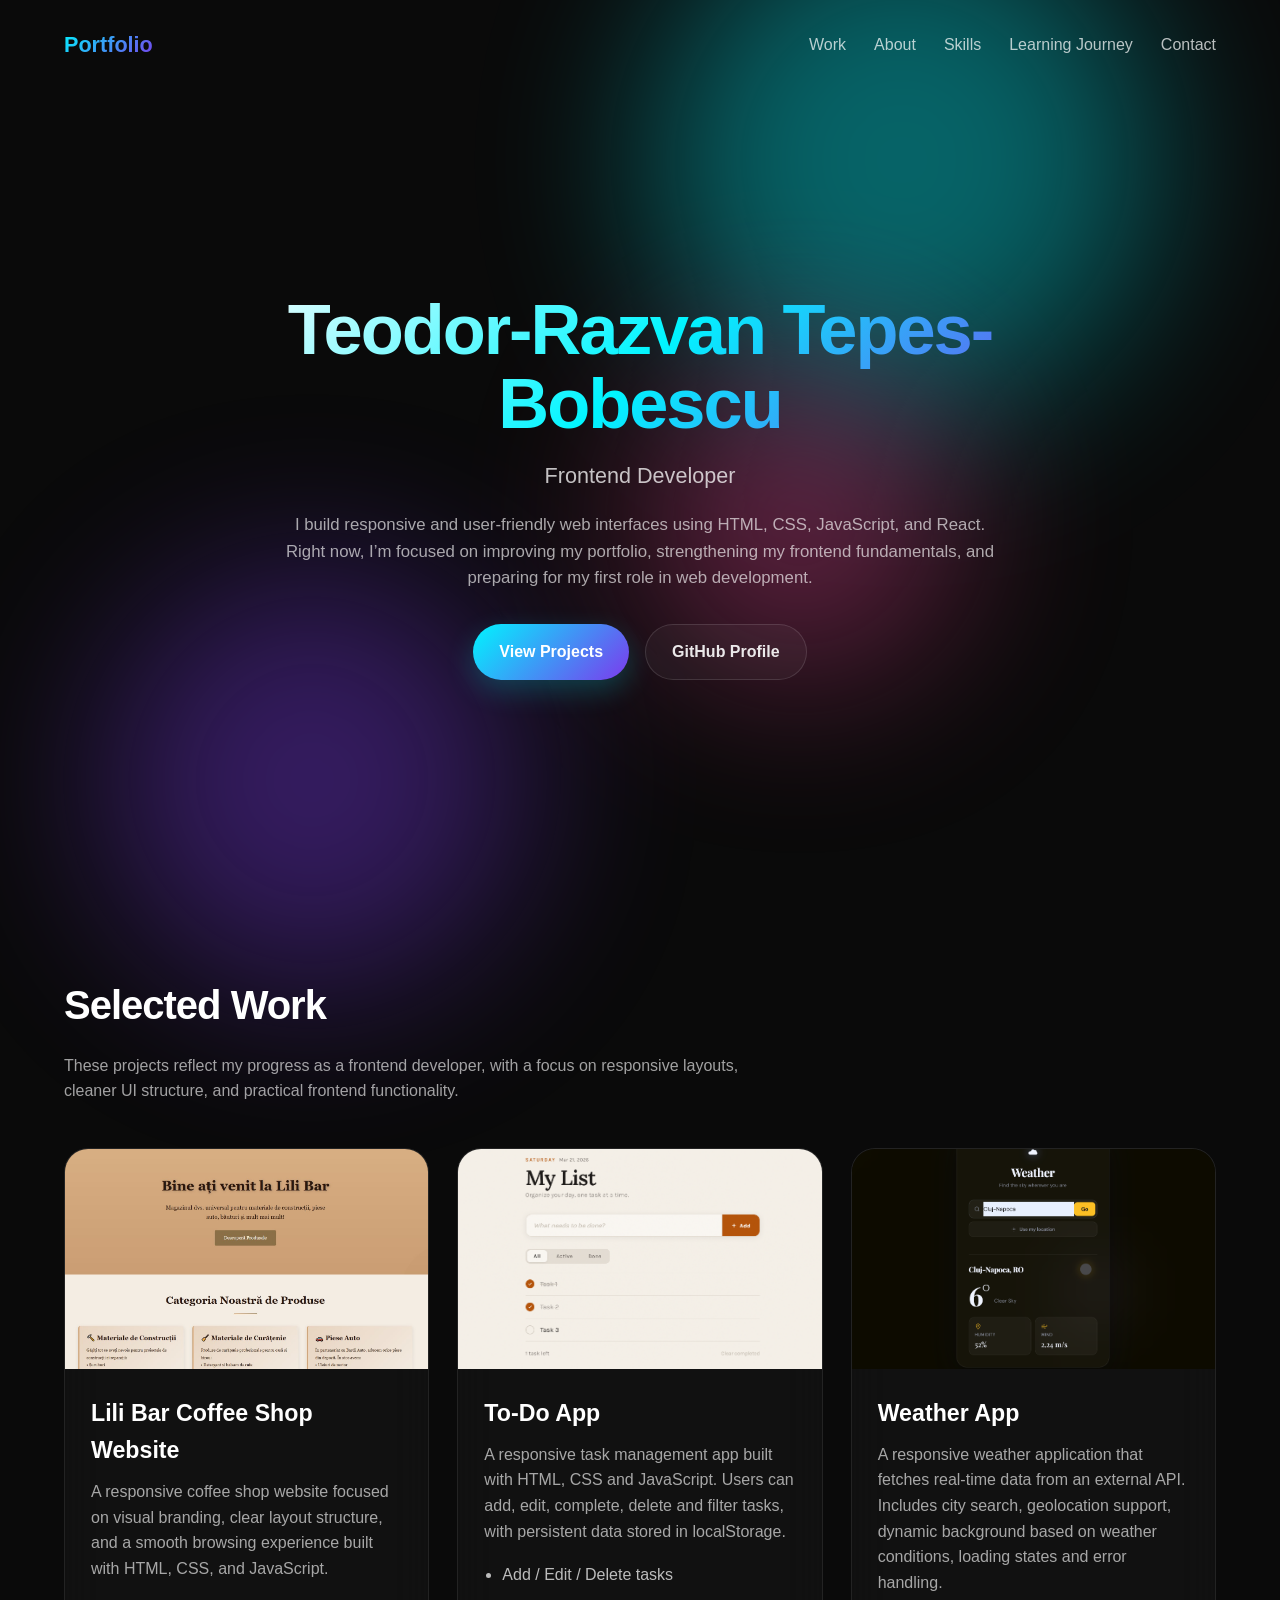
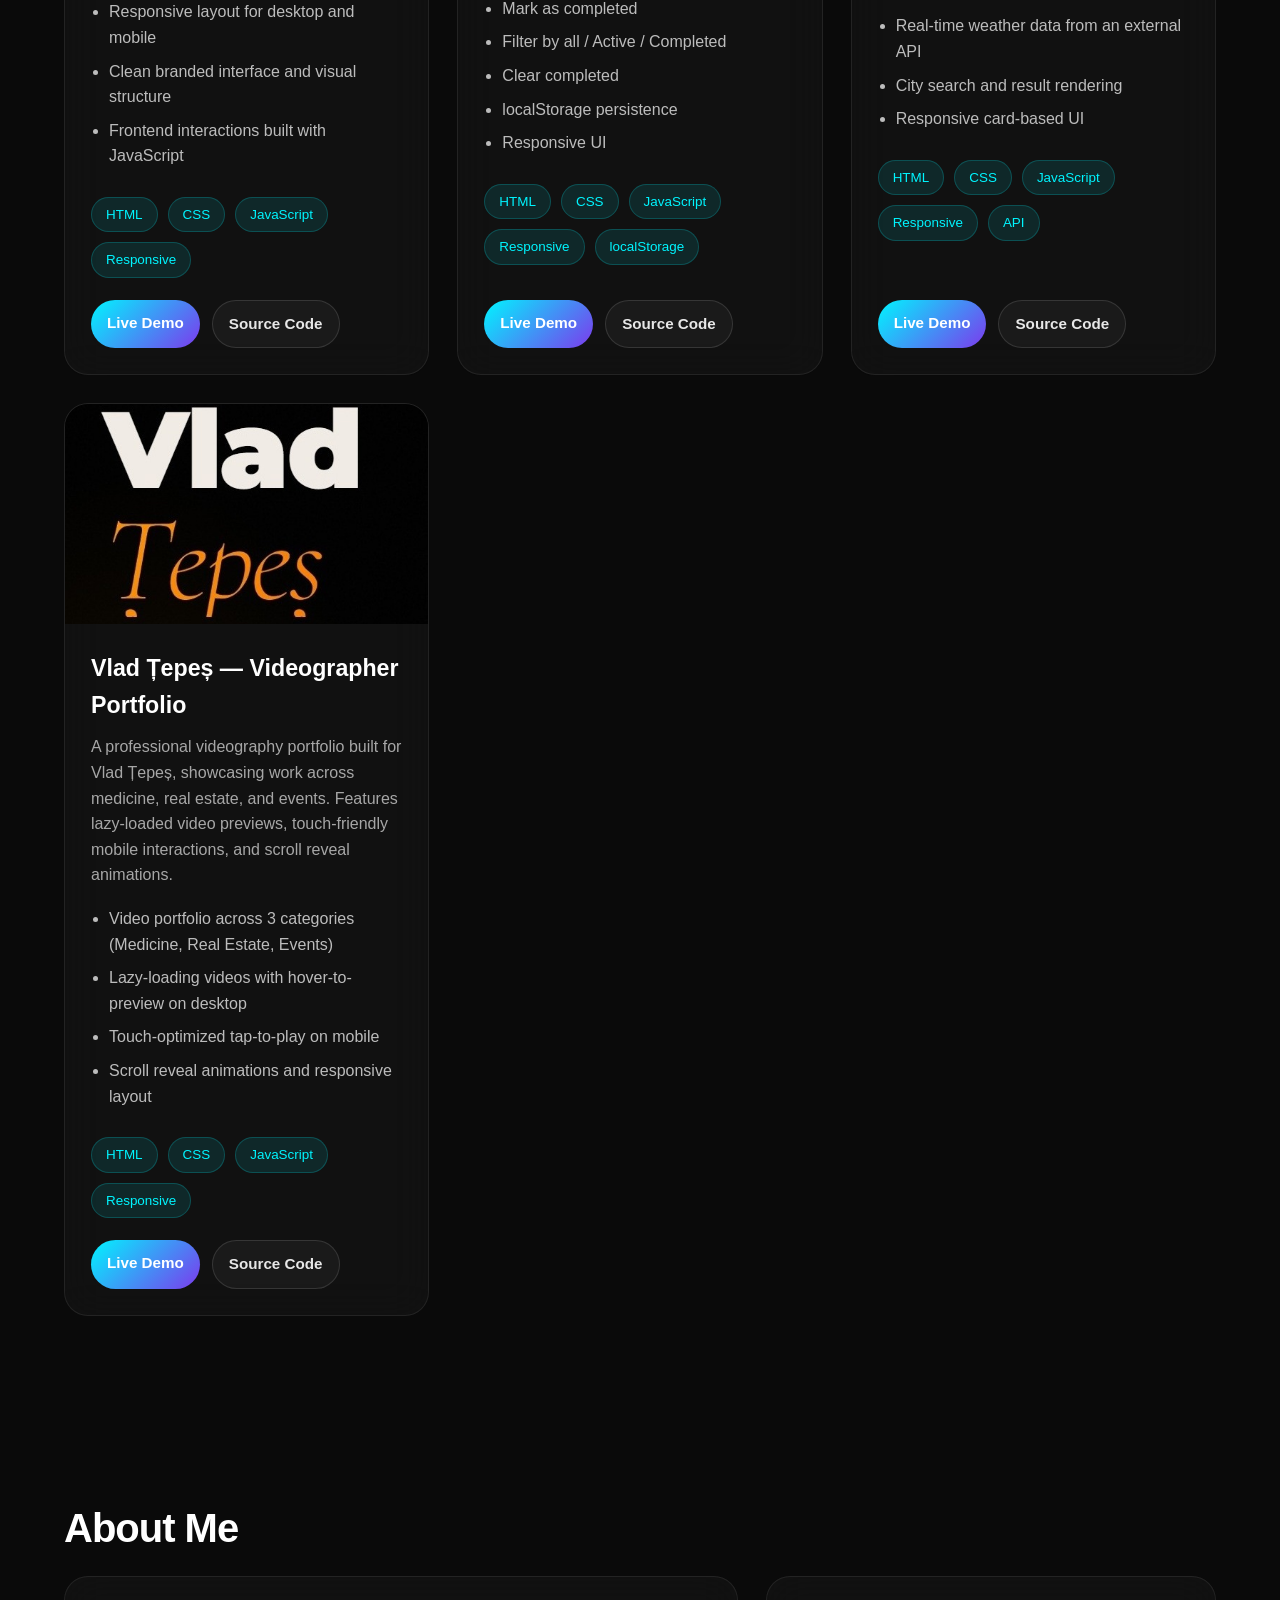
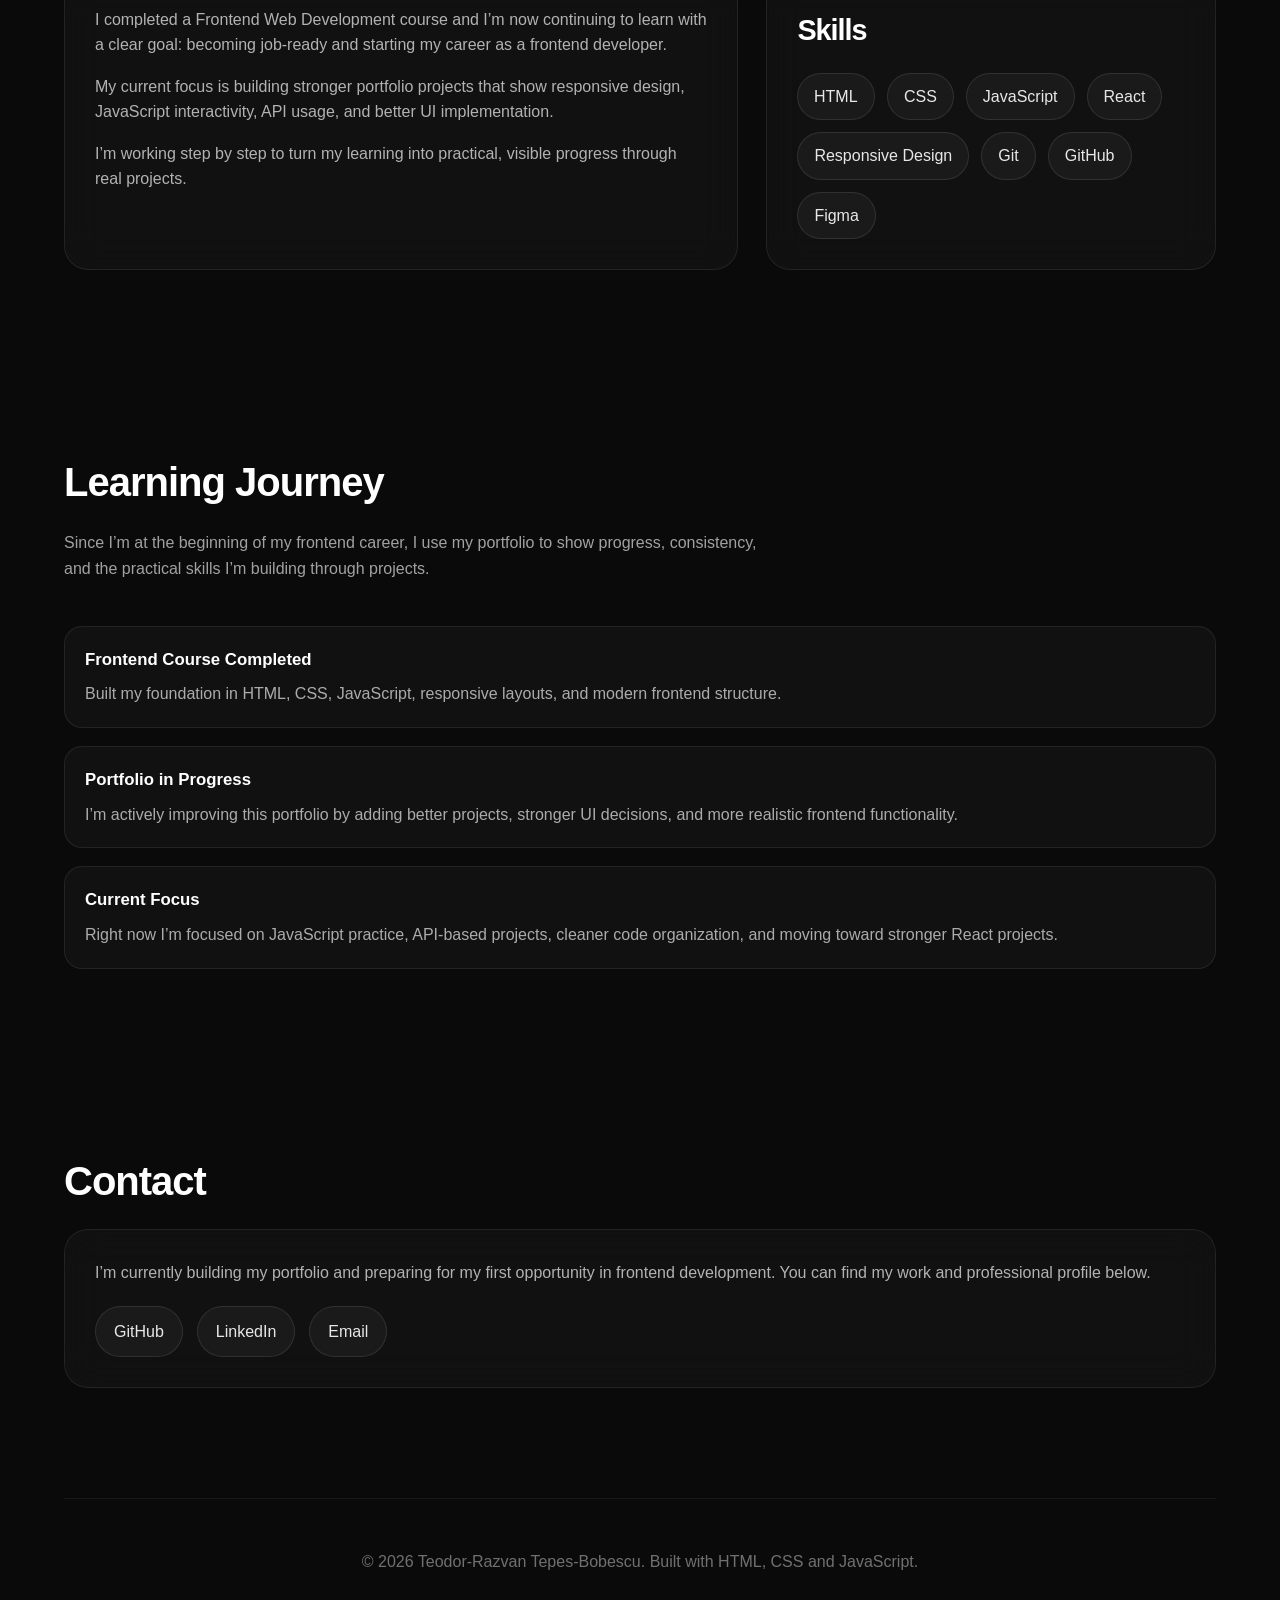
<file: index.html>
<!DOCTYPE html>
<html lang="en">
<head>
  <meta charset="UTF-8" />
  <meta name="viewport" content="width=device-width, initial-scale=1.0" />
  <title>Teodor-Razvan Tepes-Bobescu | Frontend Developer</title>
  <link rel="icon" href="favicon.ico" type="image/x-icon" />
  <link rel="stylesheet" href="style.css">
</head>
<body>
  <div class="bg-gradient">
    <div class="gradient-orb orb1"></div>
    <div class="gradient-orb orb2"></div>
    <div class="gradient-orb orb3"></div>
  </div>

  <div class="container">
    <nav>
      <div class="logo">Portfolio</div>
      <div class="nav-links">
        <a href="#work">Work</a>
        <a href="#about">About</a>
        <a href="#skills">Skills</a>
        <a href="#journey">Learning Journey</a>
        <a href="#contact">Contact</a>
      </div>
    </nav>

    <header>
      <div class="hero-content">
        <h1>Teodor-Razvan Tepes-Bobescu</h1>
        <p class="subtitle">Frontend Developer</p>
        <p class="hero-description">
          I build responsive and user-friendly web interfaces using HTML, CSS, JavaScript, and React.
          Right now, I’m focused on improving my portfolio, strengthening my frontend fundamentals,
          and preparing for my first role in web development.
        </p>
        <div class="hero-buttons">
          <a href="#work" class="btn btn-primary">View Projects</a>
          <a href="https://github.com/TeodorRazvan" target="_blank" class="btn btn-secondary">GitHub Profile</a>
        </div>
      </div>
    </header>

    <section id="work">
      <h2 class="section-title">Selected Work</h2>
      <p class="section-intro">
        These projects reflect my progress as a frontend developer, with a focus on responsive layouts,
        cleaner UI structure, and practical frontend functionality.
      </p>

      <div class="projects-grid">
        <div class="project-card">
          <div class="project-image">
            <img src="images/lili-bar-preview.jpg" alt="Lili Bar Coffee Shop Website project preview" />
          </div>
          <div class="project-content">
            <h3 class="project-title">Lili Bar Coffee Shop Website</h3>
            <p class="project-description">
              A responsive coffee shop website focused on visual branding, clear layout structure,
              and a smooth browsing experience built with HTML, CSS, and JavaScript.
            </p>

            <ul class="project-highlights">
              <li>Responsive layout for desktop and mobile</li>
              <li>Clean branded interface and visual structure</li>
              <li>Frontend interactions built with JavaScript</li>
            </ul>

            <div class="project-tags">
              <span class="tag">HTML</span>
              <span class="tag">CSS</span>
              <span class="tag">JavaScript</span>
              <span class="tag">Responsive</span>
            </div>

            <div class="project-actions">
              <a href="coffee-shop-website/index.html" class="project-btn project-btn-primary" target="_blank">Live Demo</a>
              <a href="https://github.com/TeodorRazvan/TeodorRazvan.github.io/tree/main/coffee-shop-website" class="project-btn project-btn-secondary" target="_blank">Source Code</a>
            </div>
          </div>
        </div>

        <div class="project-card">
          <div class="project-image">
            <img src="images/to-do-preview.jpg" alt="To-Do project preview" />
          </div>
          <div class="project-content">
            <h3 class="project-title">To-Do App</h3>
            <p class="project-description">
              A responsive task management app built with HTML, CSS and JavaScript. Users can add, edit, complete, delete and filter tasks, with persistent data stored in localStorage.
            </p>

            <ul class="project-highlights">
              <li>Add / Edit / Delete tasks</li>
              <li>Mark as completed</li>
              <li>Filter by all / Active / Completed</li>
              <li>Clear completed</li>
              <li>localStorage persistence</li>
              <li>Responsive UI</li>
            </ul>

            <div class="project-tags">
              <span class="tag">HTML</span>
              <span class="tag">CSS</span>
              <span class="tag">JavaScript</span>
              <span class="tag">Responsive</span>
              <span class="tag">localStorage</span>
            </div>

            <div class="project-actions">
              <a href="todo-app/index.html" class="project-btn project-btn-primary" target="_blank">Live Demo</a>
              <a href="https://github.com/TeodorRazvan/TeodorRazvan.github.io/tree/main/todo-app" class="project-btn project-btn-secondary" target="_blank">Source Code</a>
            </div>
          </div>
        </div>

        <div class="project-card">
          <div class="project-image">
            <img src="images/weather-app-preview.jpg" alt="Weather-App project preview" />
          </div>
          <div class="project-content">
            <h3 class="project-title">Weather App</h3>
            <p class="project-description">
              A responsive weather application that fetches real-time data from an external API. Includes city search, geolocation support, dynamic background based on weather conditions, loading states and error handling.
            </p>

            <ul class="project-highlights">
              <li>Real-time weather data from an external API</li>
              <li>City search and result rendering</li>
              <li>Responsive card-based UI</li>
            </ul>

            <div class="project-tags">
              <span class="tag">HTML</span>
              <span class="tag">CSS</span>
              <span class="tag">JavaScript</span>
              <span class="tag">Responsive</span>
              <span class="tag">API</span>
            </div>

            <div class="project-actions">
              <a href="weather-app/index.html" class="project-btn project-btn-primary" target="_blank">Live Demo</a>
              <a href="https://github.com/TeodorRazvan/TeodorRazvan.github.io/tree/main/weather-app" class="project-btn project-btn-secondary" target="_blank">Source Code</a>
            </div>
          </div>
        </div>

        <div class="project-card">
          <div class="project-image">
            <img src="images/vlad-tepes-preview.jpg" alt="Vlad Țepeș Videographer Portfolio project preview" />
          </div>
          <div class="project-content">
            <h3 class="project-title">Vlad Țepeș — Videographer Portfolio</h3>
            <p class="project-description">
              A professional videography portfolio built for Vlad Țepeș, showcasing work across medicine, real estate, and events. Features lazy-loaded video previews, touch-friendly mobile interactions, and scroll reveal animations.
            </p>

            <ul class="project-highlights">
              <li>Video portfolio across 3 categories (Medicine, Real Estate, Events)</li>
              <li>Lazy-loading videos with hover-to-preview on desktop</li>
              <li>Touch-optimized tap-to-play on mobile</li>
              <li>Scroll reveal animations and responsive layout</li>
            </ul>

            <div class="project-tags">
              <span class="tag">HTML</span>
              <span class="tag">CSS</span>
              <span class="tag">JavaScript</span>
              <span class="tag">Responsive</span>
            </div>

            <div class="project-actions">
              <a href="vlad-tepes-portfolio/index.html" class="project-btn project-btn-primary" target="_blank">Live Demo</a>
              <a href="https://github.com/TeodorRazvan/TeodorRazvan.github.io/tree/main/vlad-tepes-portfolio" class="project-btn project-btn-secondary" target="_blank">Source Code</a>
            </div>
          </div>
        </div>
      </div>
    </section>

    <section id="about">
      <h2 class="section-title">About Me</h2>
      <div class="info-grid">
        <div class="glass-box">
          <p>
            I completed a Frontend Web Development course and I’m now continuing to learn with a clear goal:
            becoming job-ready and starting my career as a frontend developer.
          </p>
          <p>
            My current focus is building stronger portfolio projects that show responsive design,
            JavaScript interactivity, API usage, and better UI implementation.
          </p>
          <p>
            I’m working step by step to turn my learning into practical, visible progress through real projects.
          </p>
        </div>

        <div class="glass-box" id="skills">
          <h2 class="section-title" style="font-size: 1.8rem; margin-bottom: 20px;">Skills</h2>
          <div class="skills-grid">
            <span class="skill-pill">HTML</span>
            <span class="skill-pill">CSS</span>
            <span class="skill-pill">JavaScript</span>
            <span class="skill-pill">React</span>
            <span class="skill-pill">Responsive Design</span>
            <span class="skill-pill">Git</span>
            <span class="skill-pill">GitHub</span>
            <span class="skill-pill">Figma</span>
          </div>
        </div>
      </div>
    </section>

    <section id="journey">
      <h2 class="section-title">Learning Journey</h2>
      <p class="section-intro">
        Since I’m at the beginning of my frontend career, I use my portfolio to show progress,
        consistency, and the practical skills I’m building through projects.
      </p>

      <div class="journey-list">
        <div class="journey-item">
          <h3>Frontend Course Completed</h3>
          <p>
            Built my foundation in HTML, CSS, JavaScript, responsive layouts, and modern frontend structure.
          </p>
        </div>

        <div class="journey-item">
          <h3>Portfolio in Progress</h3>
          <p>
            I’m actively improving this portfolio by adding better projects, stronger UI decisions,
            and more realistic frontend functionality.
          </p>
        </div>

        <div class="journey-item">
          <h3>Current Focus</h3>
          <p>
            Right now I’m focused on JavaScript practice, API-based projects, cleaner code organization,
            and moving toward stronger React projects.
          </p>
        </div>
      </div>
    </section>

    <section id="contact">
      <h2 class="section-title">Contact</h2>
      <div class="glass-box">
        <p>
          I’m currently building my portfolio and preparing for my first opportunity in frontend development.
          You can find my work and professional profile below.
        </p>

        <div class="contact-links">
          <a href="https://github.com/TeodorRazvan" target="_blank" class="contact-link">GitHub</a>
          <a href="https://www.linkedin.com/in/teodor-razvan-tepes-bobescu-774b03215/" target="_blank" class="contact-link">LinkedIn</a>
          <a href="mailto:razvanteo97@gmail.com" class="contact-link">Email</a>
        </div>
      </div>
    </section>

    <footer>
      <p>© 2026 Teodor-Razvan Tepes-Bobescu. Built with HTML, CSS and JavaScript.</p>
    </footer>
  </div>
</body>
<script src="script.js"></script>
</html>
</file>
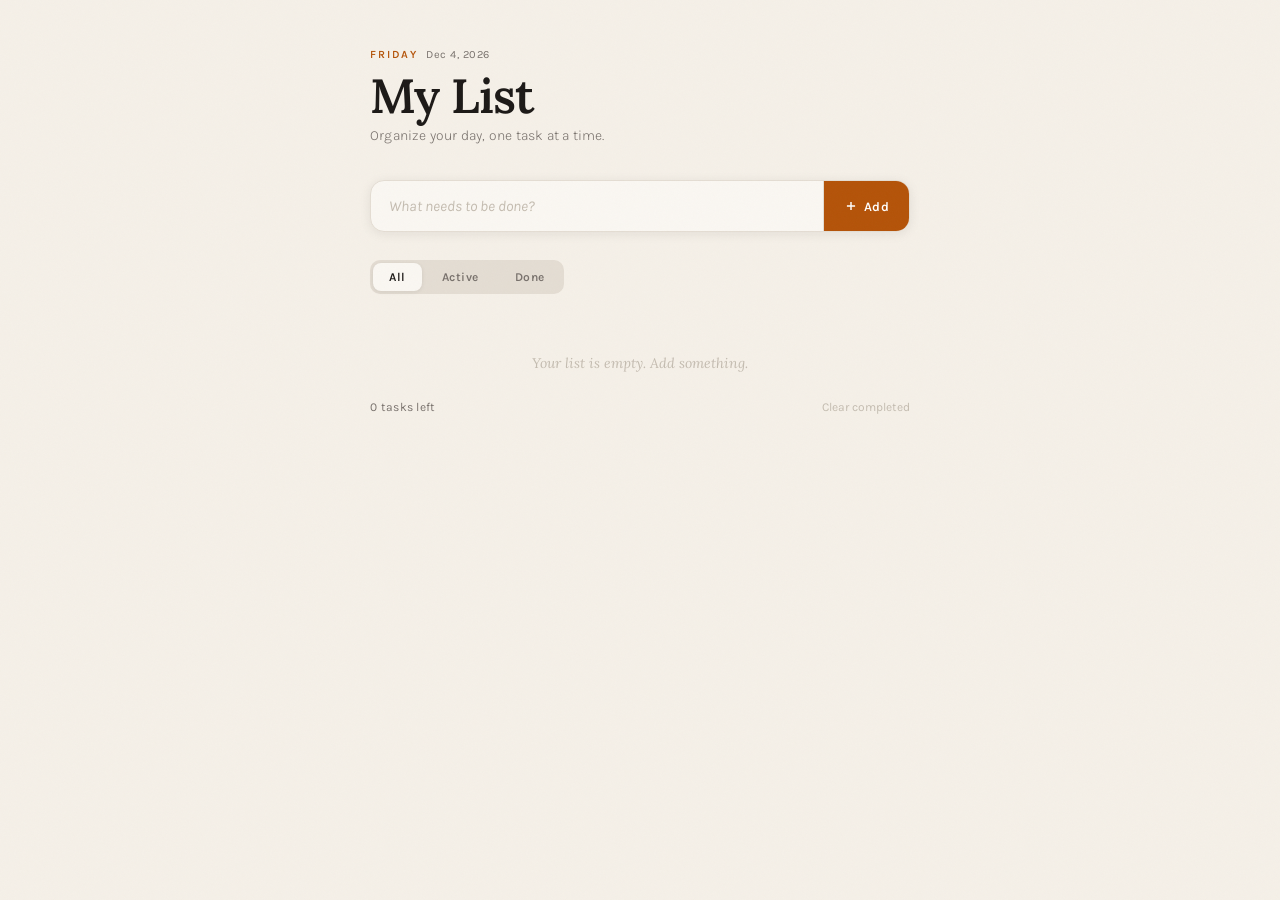
<file: todo-app/index.html>
<!DOCTYPE html>
<html lang="en">
<head>
  <meta charset="UTF-8" />
  <meta name="viewport" content="width=device-width, initial-scale=1.0" />
  <title>To-Do App</title>
  <link rel="icon" href="/todo-app/favicon.ico" type="image/x-icon" />
  <link rel="preconnect" href="https://fonts.googleapis.com">
  <link rel="preconnect" href="https://fonts.gstatic.com" crossorigin>
  <link href="https://fonts.googleapis.com/css2?family=Lora:ital,wght@0,400;0,600;1,400&family=Karla:wght@300;400;500;600&display=swap" rel="stylesheet">
  <link rel="stylesheet" href="style.css" />
</head>
<body>
  <div class="noise"></div>

  <main class="app">
    <div class="container">

      <header class="app-header">
        <div class="header-meta">
          <span class="day-label" id="dayLabel"></span>
          <span class="date-label" id="dateLabel"></span>
        </div>
        <h1>My List</h1>
        <p class="subtitle">Organize your day, one task at a time.</p>
      </header>

      <div class="todo-input">
        <input
          type="text"
          id="taskInput"
          placeholder="What needs to be done?"
          aria-label="Task input"
        />
        <button id="addTaskBtn">
          <svg viewBox="0 0 24 24" fill="none" stroke="currentColor" stroke-width="2.5">
            <line x1="12" y1="5" x2="12" y2="19"/><line x1="5" y1="12" x2="19" y2="12"/>
          </svg>
          Add
        </button>
      </div>

      <div class="filters">
        <button class="filter-btn active" data-filter="all">All</button>
        <button class="filter-btn" data-filter="active">Active</button>
        <button class="filter-btn" data-filter="completed">Done</button>
      </div>

      <ul id="taskList"></ul>

      <div class="todo-footer">
        <span id="taskCount">0 tasks left</span>
        <button id="clearCompletedBtn">Clear completed</button>
      </div>

    </div>
  </main>

  <script src="script.js"></script>
  <script>
    // Set live date
    const days = ['Sunday','Monday','Tuesday','Wednesday','Thursday','Friday','Saturday'];
    const months = ['Jan','Feb','Mar','Apr','May','Jun','Jul','Aug','Sep','Oct','Nov','Dec'];
    const now = new Date();
    document.getElementById('dayLabel').textContent = days[now.getDay()];
    document.getElementById('dateLabel').textContent = `${months[now.getMonth()]} ${now.getDate()}, ${now.getFullYear()}`;
  </script>
</body>
</html>
</file>
<file: style.css>
* {
      margin: 0;
      padding: 0;
      box-sizing: border-box;
    }

    html {
      scroll-behavior: smooth;
    }

    body {
      font-family: -apple-system, BlinkMacSystemFont, "Segoe UI", Roboto, Oxygen, Ubuntu, sans-serif;
      background: #0a0a0a;
      color: #ffffff;
      overflow-x: hidden;
      line-height: 1.6;
    }

    a {
      text-decoration: none;
      color: inherit;
    }

    .bg-gradient {
      position: fixed;
      inset: 0;
      z-index: -1;
    }

    .gradient-orb {
      position: absolute;
      border-radius: 50%;
      filter: blur(90px);
      opacity: 0.38;
      animation: float 20s ease-in-out infinite;
    }

    .orb1 {
      width: 500px;
      height: 500px;
      background: #00f5ff;
      top: -10%;
      right: 10%;
    }

    .orb2 {
      width: 420px;
      height: 420px;
      background: #7c3aed;
      bottom: -10%;
      left: 8%;
      animation-delay: -6s;
    }

    .orb3 {
      width: 320px;
      height: 320px;
      background: #ec4899;
      top: 40%;
      left: 50%;
      animation-delay: -12s;
    }

    @keyframes float {
      0%, 100% { transform: translate(0, 0) scale(1); }
      25% { transform: translate(40px, -50px) scale(1.08); }
      50% { transform: translate(-30px, 40px) scale(0.95); }
      75% { transform: translate(25px, 20px) scale(1.03); }
    }

    @keyframes fadeInDown {
      from {
        opacity: 0;
        transform: translateY(-24px);
      }
      to {
        opacity: 1;
        transform: translateY(0);
      }
    }

    @keyframes fadeInUp {
      from {
        opacity: 0;
        transform: translateY(28px);
      }
      to {
        opacity: 1;
        transform: translateY(0);
      }
    }

    .container {
      max-width: 1200px;
      margin: 0 auto;
      padding: 0 24px;
      position: relative;
    }

    nav {
      padding: 28px 0;
      display: flex;
      justify-content: space-between;
      align-items: center;
      animation: fadeInDown 0.8s ease;
    }

    .logo {
      font-size: 1.35rem;
      font-weight: 700;
      background: linear-gradient(135deg, #00f5ff, #7c3aed);
      -webkit-background-clip: text;
      -webkit-text-fill-color: transparent;
      background-clip: text;
    }

    .nav-links {
      display: flex;
      gap: 28px;
    }

    .nav-links a {
      color: rgba(255, 255, 255, 0.72);
      font-weight: 500;
      transition: color 0.3s ease;
    }

    .nav-links a:hover {
      color: #00f5ff;
    }

    header {
      min-height: 88vh;
      display: flex;
      align-items: center;
      justify-content: center;
      text-align: center;
    }

    .hero-content {
      max-width: 860px;
      animation: fadeInUp 1s ease;
    }

    h1 {
      font-size: 4.4rem;
      font-weight: 800;
      line-height: 1.05;
      letter-spacing: -2px;
      margin-bottom: 18px;
      background: linear-gradient(135deg, #ffffff, #00f5ff, #7c3aed);
      -webkit-background-clip: text;
      -webkit-text-fill-color: transparent;
      background-clip: text;
    }

    .subtitle {
      font-size: 1.35rem;
      color: rgba(255, 255, 255, 0.75);
      margin-bottom: 18px;
      font-weight: 300;
    }

    .hero-description {
      max-width: 720px;
      margin: 0 auto 32px;
      font-size: 1.05rem;
      color: rgba(255, 255, 255, 0.64);
    }

    .hero-buttons {
      display: flex;
      justify-content: center;
      gap: 16px;
      flex-wrap: wrap;
    }

    .btn {
      display: inline-flex;
      align-items: center;
      justify-content: center;
      padding: 14px 26px;
      border-radius: 999px;
      font-weight: 600;
      transition: all 0.35s ease;
    }

    .btn-primary {
      background: linear-gradient(135deg, #00f5ff, #7c3aed);
      color: #fff;
      box-shadow: 0 10px 28px rgba(0, 245, 255, 0.22);
    }

    .btn-primary:hover {
      transform: translateY(-3px);
      box-shadow: 0 16px 38px rgba(0, 245, 255, 0.3);
    }

    .btn-secondary {
      background: rgba(255, 255, 255, 0.04);
      border: 1px solid rgba(255, 255, 255, 0.12);
      color: rgba(255, 255, 255, 0.9);
    }

    .btn-secondary:hover {
      transform: translateY(-3px);
      color: #00f5ff;
      border-color: rgba(0, 245, 255, 0.35);
    }

    section {
      padding: 90px 0;
    }

    .section-title {
      font-size: 2.5rem;
      font-weight: 700;
      letter-spacing: -1px;
      margin-bottom: 16px;
    }

    .section-intro {
      max-width: 720px;
      color: rgba(255, 255, 255, 0.62);
      margin-bottom: 44px;
    }

    .projects-grid {
      display: grid;
      grid-template-columns: repeat(auto-fit, minmax(320px, 1fr));
      gap: 28px;
    }

    .project-card {
      background: rgba(255, 255, 255, 0.03);
      border: 1px solid rgba(255, 255, 255, 0.08);
      border-radius: 24px;
      overflow: hidden;
      backdrop-filter: blur(20px);
      transition: transform 0.4s ease, border-color 0.4s ease, box-shadow 0.4s ease, background 0.4s ease;
      height: 100%;
      display: flex;
      flex-direction: column;
    }

    .project-card:hover {
      transform: translateY(-8px);
      border-color: rgba(0, 245, 255, 0.24);
      background: rgba(255, 255, 255, 0.05);
      box-shadow: 0 28px 60px rgba(0, 245, 255, 0.12);
    }

    .project-image {
      width: 100%;
      height: 220px;
      overflow: hidden;
      background: linear-gradient(135deg, #00f5ff, #7c3aed);
      display: flex;
      align-items: center;
      justify-content: center;
    }

    .project-image img {
      width: 100%;
      height: 100%;
      object-fit: cover;
      display: block;
    }

    .project-placeholder {
      font-size: 3rem;
    }

    .project-content {
      padding: 26px;
      display: flex;
      flex-direction: column;
      flex: 1;
    }

    .project-title {
      font-size: 1.45rem;
      font-weight: 700;
      margin-bottom: 10px;
    }

    .project-description {
      color: rgba(255, 255, 255, 0.63);
      margin-bottom: 18px;
    }

    .project-highlights {
      margin-bottom: 20px;
      padding-left: 18px;
      color: rgba(255, 255, 255, 0.72);
    }

    .project-highlights li {
      margin-bottom: 8px;
    }

    .project-tags {
      display: flex;
      flex-wrap: wrap;
      gap: 10px;
      margin-bottom: 22px;
    }

    .tag {
      background: rgba(0, 245, 255, 0.1);
      border: 1px solid rgba(0, 245, 255, 0.2);
      color: #00f5ff;
      padding: 6px 14px;
      border-radius: 999px;
      font-size: 0.84rem;
      font-weight: 500;
    }

    .project-actions {
      display: flex;
      gap: 12px;
      flex-wrap: wrap;
      margin-top: auto;
    }

    .project-btn {
      padding: 11px 16px;
      border-radius: 999px;
      font-size: 0.95rem;
      font-weight: 600;
      transition: all 0.3s ease;
    }

    .project-btn-primary {
      background: linear-gradient(135deg, #00f5ff, #7c3aed);
      color: #fff;
    }

    .project-btn-primary:hover,
    .project-btn-secondary:hover {
      transform: translateY(-2px);
    }

    .project-btn-secondary {
      background: rgba(255, 255, 255, 0.04);
      border: 1px solid rgba(255, 255, 255, 0.12);
      color: rgba(255, 255, 255, 0.9);
    }

    .project-btn-secondary:hover {
      border-color: rgba(0, 245, 255, 0.35);
      color: #00f5ff;
    }

    .info-grid {
      display: grid;
      grid-template-columns: 1.2fr 0.8fr;
      gap: 28px;
    }

    .glass-box {
      background: rgba(255, 255, 255, 0.03);
      border: 1px solid rgba(255, 255, 255, 0.08);
      border-radius: 24px;
      padding: 30px;
      backdrop-filter: blur(20px);
    }

    .glass-box p {
      color: rgba(255, 255, 255, 0.68);
      margin-bottom: 16px;
    }

    .skills-grid {
      display: flex;
      flex-wrap: wrap;
      gap: 12px;
    }

    .skill-pill {
      padding: 10px 16px;
      border-radius: 999px;
      background: rgba(255, 255, 255, 0.04);
      border: 1px solid rgba(255, 255, 255, 0.1);
      color: rgba(255, 255, 255, 0.9);
      font-weight: 500;
    }

    .journey-list {
      display: grid;
      gap: 18px;
    }

    .journey-item {
      padding: 20px;
      border-radius: 18px;
      background: rgba(255, 255, 255, 0.03);
      border: 1px solid rgba(255, 255, 255, 0.08);
    }

    .journey-item h3 {
      font-size: 1.05rem;
      margin-bottom: 8px;
    }

    .journey-item p {
      color: rgba(255, 255, 255, 0.65);
      margin: 0;
    }

    .contact-links {
      display: flex;
      flex-wrap: wrap;
      gap: 14px;
      margin-top: 20px;
    }

    .contact-link {
      padding: 12px 18px;
      border-radius: 999px;
      background: rgba(255, 255, 255, 0.04);
      border: 1px solid rgba(255, 255, 255, 0.1);
      color: rgba(255, 255, 255, 0.9);
      transition: all 0.3s ease;
    }

    .contact-link:hover {
      transform: translateY(-2px);
      color: #00f5ff;
      border-color: rgba(0, 245, 255, 0.3);
    }

    footer {
      text-align: center;
      padding: 50px 0;
      border-top: 1px solid rgba(255, 255, 255, 0.06);
      margin-top: 20px;
    }

    footer p {
      color: rgba(255, 255, 255, 0.42);
    }

    section, .project-card {
      opacity: 0;
      transform: translateY(30px);
      transition: opacity 0.6s ease, transform 0.6s ease;
    }

    section.animate-in, .project-card.animate-in {
      opacity: 1;
      transform: translateY(0);
    }

    .skill-pill {
      transition: transform 0.3s ease;
    }

    @media (max-width: 900px) {
      .info-grid {
        grid-template-columns: 1fr;
      }
    }

    @media (max-width: 768px) {
      .nav-links {
        display: none;
      }

      .nav-links.mobile-active {
         display: flex !important;
         flex-direction: column;
         position: absolute;
         top: 70px;
         right: 24px;
         background: rgba(10, 10, 10, 0.95);
         padding: 20px;
         border-radius: 16px;
         border: 1px solid rgba(255, 255, 255, 0.1);
         backdrop-filter: blur(20px);
      }

      header {
        min-height: 72vh;
      }

      h1 {
        font-size: 3rem;
      }

      .subtitle {
        font-size: 1.15rem;
      }

      .section-title {
        font-size: 2rem;
      }

      .project-image {
        height: 190px;
      }

      .hero-buttons,
      .project-actions,
      .contact-links {
        flex-direction: column;
      }

      .btn,
      .project-btn,
      .contact-link {
        width: 100%;
      }
    }
</file>
<file: todo-app/style.css>
/* ===== RESET ===== */
*, *::before, *::after {
  box-sizing: border-box;
  margin: 0;
  padding: 0;
}

/* ===== TOKENS ===== */
:root {
  --cream: #f5f0e8;
  --paper: #faf7f2;
  --ink: #1c1917;
  --ink-muted: #78716c;
  --ink-faint: #c4bcb0;
  --accent: #b45309;          /* warm amber-brown */
  --accent-light: #fef3c7;
  --done-line: #a8a29e;
  --border: #e4ddd3;
  --shadow: rgba(28, 25, 23, 0.08);

  --font-display: 'Lora', Georgia, serif;
  --font-body: 'Karla', sans-serif;
}

/* ===== NOISE TEXTURE OVERLAY ===== */
.noise {
  position: fixed;
  inset: 0;
  pointer-events: none;
  z-index: 999;
  opacity: 0.028;
  background-image: url("data:image/svg+xml,%3Csvg viewBox='0 0 256 256' xmlns='http://www.w3.org/2000/svg'%3E%3Cfilter id='n'%3E%3CfeTurbulence type='fractalNoise' baseFrequency='0.9' numOctaves='4' stitchTiles='stitch'/%3E%3C/filter%3E%3Crect width='100%25' height='100%25' filter='url(%23n)'/%3E%3C/svg%3E");
  background-size: 128px;
}

/* ===== BODY ===== */
body {
  font-family: var(--font-body);
  background: var(--cream);
  min-height: 100vh;
  color: var(--ink);
  display: flex;
  align-items: flex-start;
  justify-content: center;
  padding: 48px 24px 80px;
}

/* ===== LAYOUT ===== */
.app {
  width: 100%;
  display: flex;
  justify-content: center;
}

.container {
  width: 100%;
  max-width: 540px;
  animation: pageIn 0.6s cubic-bezier(0.22, 1, 0.36, 1) both;
}

@keyframes pageIn {
  from { opacity: 0; transform: translateY(20px); }
  to   { opacity: 1; transform: translateY(0); }
}

/* ===== HEADER ===== */
.app-header {
  margin-bottom: 36px;
}

.header-meta {
  display: flex;
  align-items: center;
  gap: 8px;
  margin-bottom: 10px;
}

.day-label {
  font-family: var(--font-body);
  font-size: 11px;
  font-weight: 600;
  letter-spacing: 2px;
  text-transform: uppercase;
  color: var(--accent);
}

.date-label {
  font-size: 11px;
  color: var(--ink-muted);
  letter-spacing: 0.5px;
}

h1 {
  font-family: var(--font-display);
  font-size: 48px;
  font-weight: 600;
  line-height: 1.05;
  color: var(--ink);
  letter-spacing: -1px;
  margin-bottom: 6px;
}

.subtitle {
  font-size: 14px;
  font-weight: 300;
  color: var(--ink-muted);
  letter-spacing: 0.2px;
}

/* ===== INPUT ===== */
.todo-input {
  display: flex;
  gap: 0;
  margin-bottom: 28px;
  border: 1.5px solid var(--border);
  border-radius: 14px;
  background: var(--paper);
  box-shadow: 0 2px 12px var(--shadow);
  overflow: hidden;
  transition: border-color 0.2s, box-shadow 0.2s;
}

.todo-input:focus-within {
  border-color: var(--accent);
  box-shadow: 0 0 0 3px rgba(180, 83, 9, 0.1), 0 2px 12px var(--shadow);
}

.todo-input input {
  flex: 1;
  background: transparent;
  border: none;
  outline: none;
  padding: 16px 18px;
  font-family: var(--font-body);
  font-size: 15px;
  font-weight: 400;
  color: var(--ink);
}

.todo-input input::placeholder {
  color: var(--ink-faint);
  font-style: italic;
}

.todo-input button {
  display: flex;
  align-items: center;
  gap: 6px;
  border: none;
  border-left: 1.5px solid var(--border);
  background: var(--accent);
  color: #fff;
  font-family: var(--font-body);
  font-size: 13px;
  font-weight: 600;
  letter-spacing: 0.5px;
  padding: 0 20px;
  cursor: pointer;
  transition: background 0.2s;
}

.todo-input button svg {
  width: 14px;
  height: 14px;
}

.todo-input button:hover {
  background: #92400e;
}

/* ===== FILTERS ===== */
.filters {
  display: flex;
  gap: 4px;
  margin-bottom: 20px;
  padding: 3px;
  background: var(--border);
  border-radius: 10px;
  width: fit-content;
}

.filter-btn {
  border: none;
  background: transparent;
  color: var(--ink-muted);
  font-family: var(--font-body);
  font-size: 12px;
  font-weight: 600;
  letter-spacing: 0.5px;
  padding: 7px 16px;
  border-radius: 8px;
  cursor: pointer;
  transition: background 0.2s, color 0.2s;
}

.filter-btn:hover {
  color: var(--ink);
}

.filter-btn.active {
  background: var(--paper);
  color: var(--ink);
  box-shadow: 0 1px 4px var(--shadow);
}

/* ===== TASK LIST ===== */
#taskList {
  list-style: none;
  display: flex;
  flex-direction: column;
  gap: 0;
  margin-bottom: 16px;
}

/* ===== TASK ITEM ===== */
.task-item {
  display: flex;
  align-items: center;
  gap: 14px;
  padding: 14px 0;
  border-bottom: 1px solid var(--border);
  animation: taskIn 0.3s cubic-bezier(0.22, 1, 0.36, 1) both;
  transition: background 0.15s;
}

.task-item:first-child {
  border-top: 1px solid var(--border);
}

@keyframes taskIn {
  from { opacity: 0; transform: translateX(-10px); }
  to   { opacity: 1; transform: translateX(0); }
}

/* Custom checkbox */
.task-check {
  flex-shrink: 0;
  width: 20px;
  height: 20px;
  border: 1.5px solid var(--ink-faint);
  border-radius: 50%;
  background: transparent;
  cursor: pointer;
  display: flex;
  align-items: center;
  justify-content: center;
  transition: border-color 0.2s, background 0.2s;
  padding: 0;
}

.task-check:hover {
  border-color: var(--accent);
}

.task-check svg {
  width: 10px;
  height: 10px;
  opacity: 0;
  color: white;
  transition: opacity 0.15s;
}

.task-item.completed .task-check {
  background: var(--accent);
  border-color: var(--accent);
}

.task-item.completed .task-check svg {
  opacity: 1;
}

.task-text {
  flex: 1;
  font-size: 15px;
  font-weight: 400;
  color: var(--ink);
  word-break: break-word;
  line-height: 1.5;
  transition: color 0.2s;
}

.task-item.completed .task-text {
  color: var(--done-line);
  text-decoration: line-through;
  text-decoration-color: var(--ink-faint);
}

/* Action buttons — hidden until hover */
.task-buttons {
  display: flex;
  gap: 4px;
  opacity: 0;
  transition: opacity 0.18s;
}

.task-item:hover .task-buttons {
  opacity: 1;
}

.task-btn {
  border: none;
  background: transparent;
  color: var(--ink-muted);
  font-family: var(--font-body);
  font-size: 12px;
  font-weight: 500;
  padding: 5px 9px;
  border-radius: 7px;
  cursor: pointer;
  transition: background 0.15s, color 0.15s;
}

.task-btn:hover {
  background: var(--border);
  color: var(--ink);
}

.delete-btn:hover {
  background: #fee2e2;
  color: #b91c1c;
}

.edit-btn:hover {
  background: var(--accent-light);
  color: var(--accent);
}

/* Edit mode */
.task-edit-input {
  flex: 1;
  font-family: var(--font-body);
  font-size: 15px;
  padding: 8px 12px;
  border: 1.5px solid var(--accent);
  border-radius: 8px;
  outline: none;
  background: var(--paper);
  color: var(--ink);
  box-shadow: 0 0 0 3px rgba(180, 83, 9, 0.1);
}

/* ===== EMPTY STATE ===== */
.empty-state {
  text-align: center;
  color: var(--ink-faint);
  padding: 40px 0 8px;
  font-size: 14px;
  font-style: italic;
  font-family: var(--font-display);
}

/* ===== FOOTER ===== */
.todo-footer {
  display: flex;
  justify-content: space-between;
  align-items: center;
  padding-top: 4px;
}

#taskCount {
  font-size: 12px;
  color: var(--ink-muted);
  letter-spacing: 0.3px;
}

#clearCompletedBtn {
  border: none;
  background: transparent;
  color: var(--ink-faint);
  font-family: var(--font-body);
  font-size: 12px;
  cursor: pointer;
  transition: color 0.2s;
}

#clearCompletedBtn:hover {
  color: #b91c1c;
  text-decoration: underline;
}

/* ===== RESPONSIVE ===== */
@media (max-width: 520px) {
  body {
    padding: 32px 16px 60px;
  }

  h1 {
    font-size: 38px;
  }

  .todo-input {
    flex-direction: column;
    border-radius: 12px;
  }

  .todo-input button {
    border-left: none;
    border-top: 1.5px solid var(--border);
    padding: 14px;
    justify-content: center;
  }

  .task-buttons {
    opacity: 1;
  }
}
</file>
